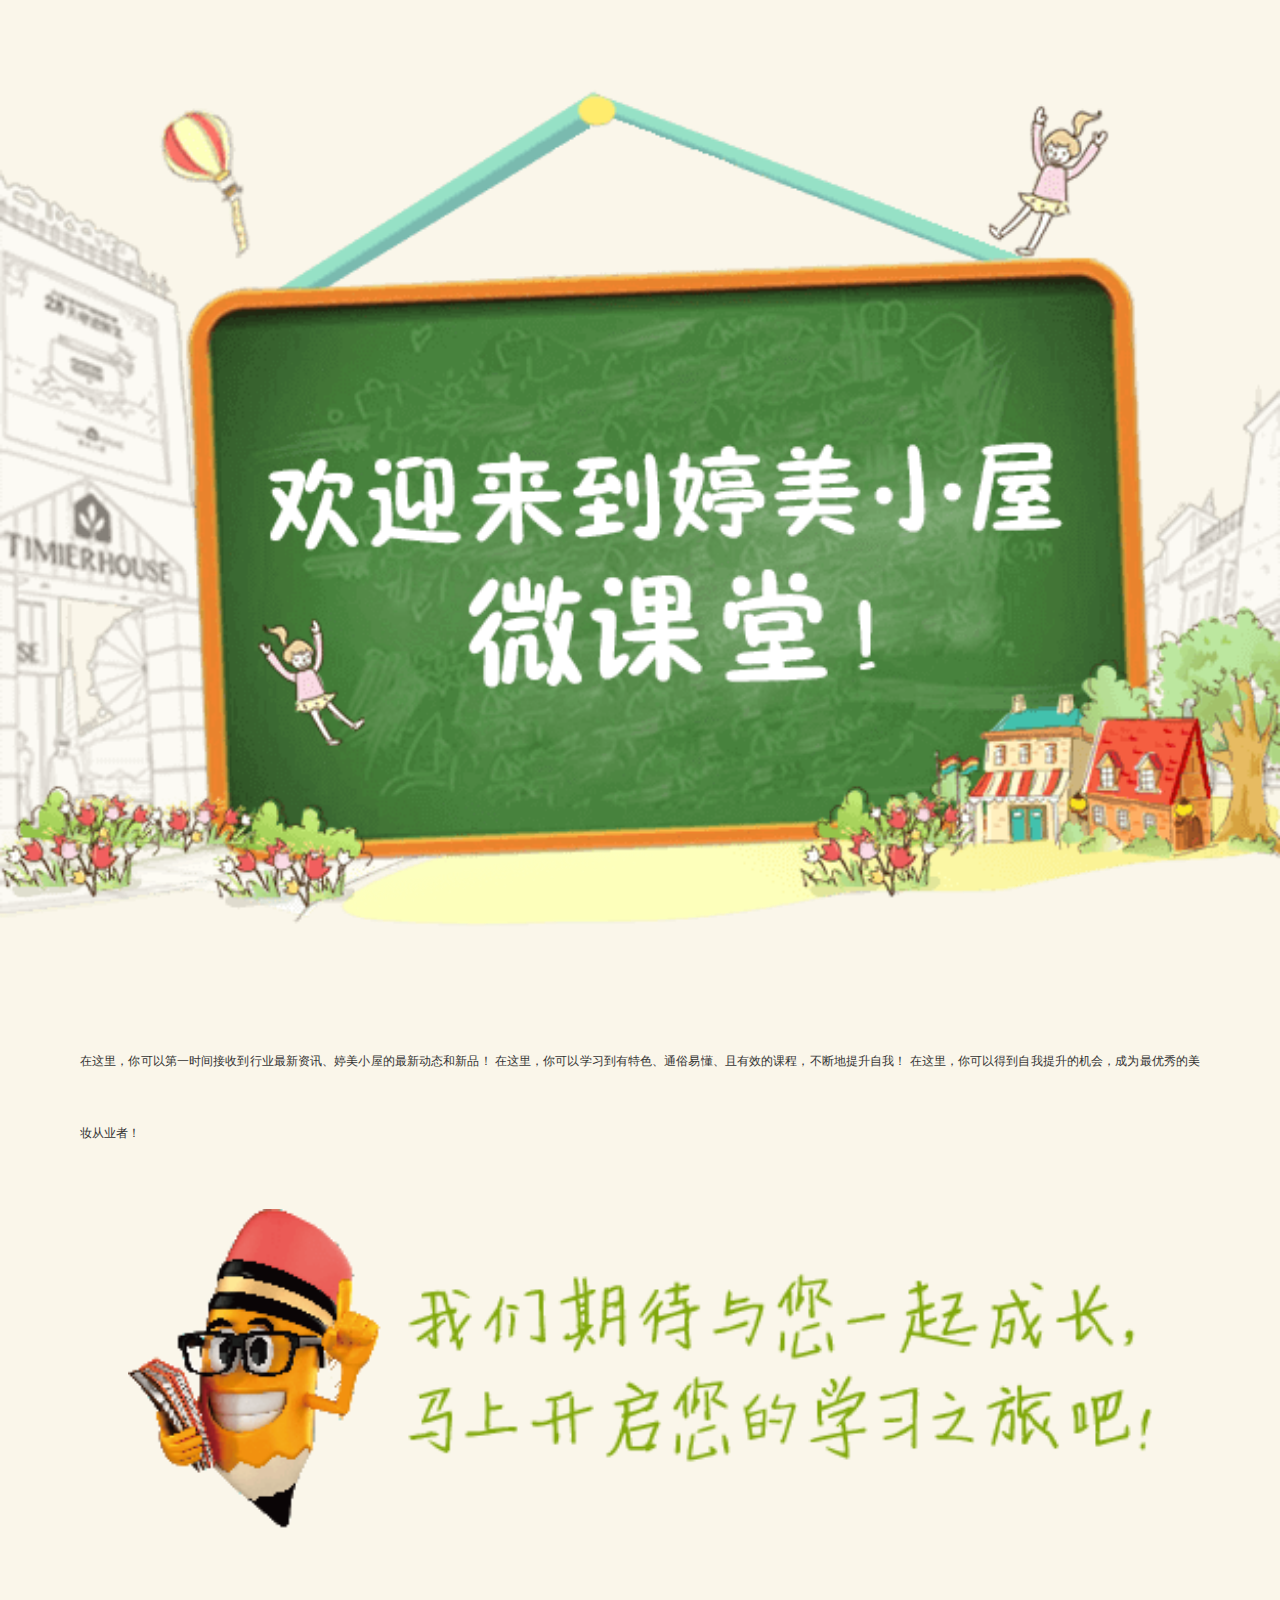
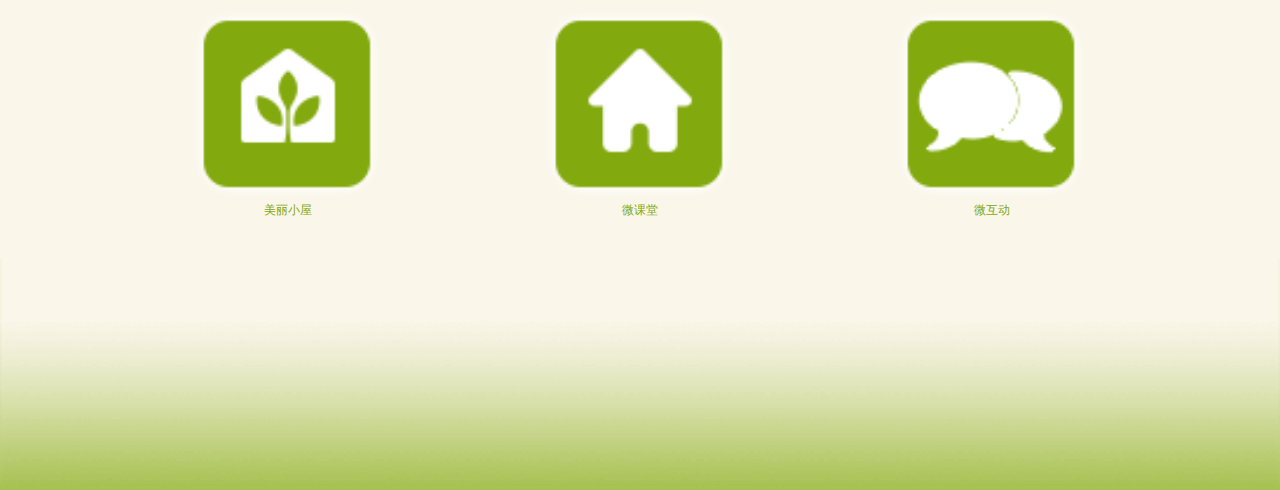
<file: index.html>
<!doctype html>
<html lang="en">
<head>
   <meta charset="UTF-8"><meta http-equiv="Content-Type" content="text/html; charset=utf-8" />
    <meta name="viewport" content="width=device-width, minimum-scale=1.0, maximum-scale=1.0, user-scalable=no" />
    <meta content="yes" name="apple-mobile-web-app-capable" />
    <meta content="black" name="apple-mobile-web-app-status-bar-style" />
    <meta name="format-detection" content="telephone=no" />
     <title>微课堂</title>
     <link rel="stylesheet" type="text/css" href="css/style.css">
     <script type="text/javascript" src="js/scripts.js"></script>
 </head>
 <body>
    <div class="title">
    	<img src="images/title.png">
    </div>
    <p class="content">在这里，你可以第一时间接收到行业最新资讯、婷美小屋的最新动态和新品！
在这里，你可以学习到有特色、通俗易懂、且有效的课程，不断地提升自我！
在这里，你可以得到自我提升的机会，成为最优秀的美妆从业者！</p>

	<img class="ren" src="images/ren.png">

	<div class="btn-link">
		<a href="#" >	
			<img src="images/btn1.png" alt="美丽小屋">
			<p>美丽小屋</p>
		</a>
		<a href="#" >	
			<img src="images/btn2.png" alt="微课堂">
			<p>微课堂</p>
		</a>
		<a href="#" >	
			<img src="images/btn3.png" alt="微互动">
			<p>微互动</p>
		</a>
	</div>
	<img src="images/bottom.png"  class="bottom">
 </body>
 </html>
</file>
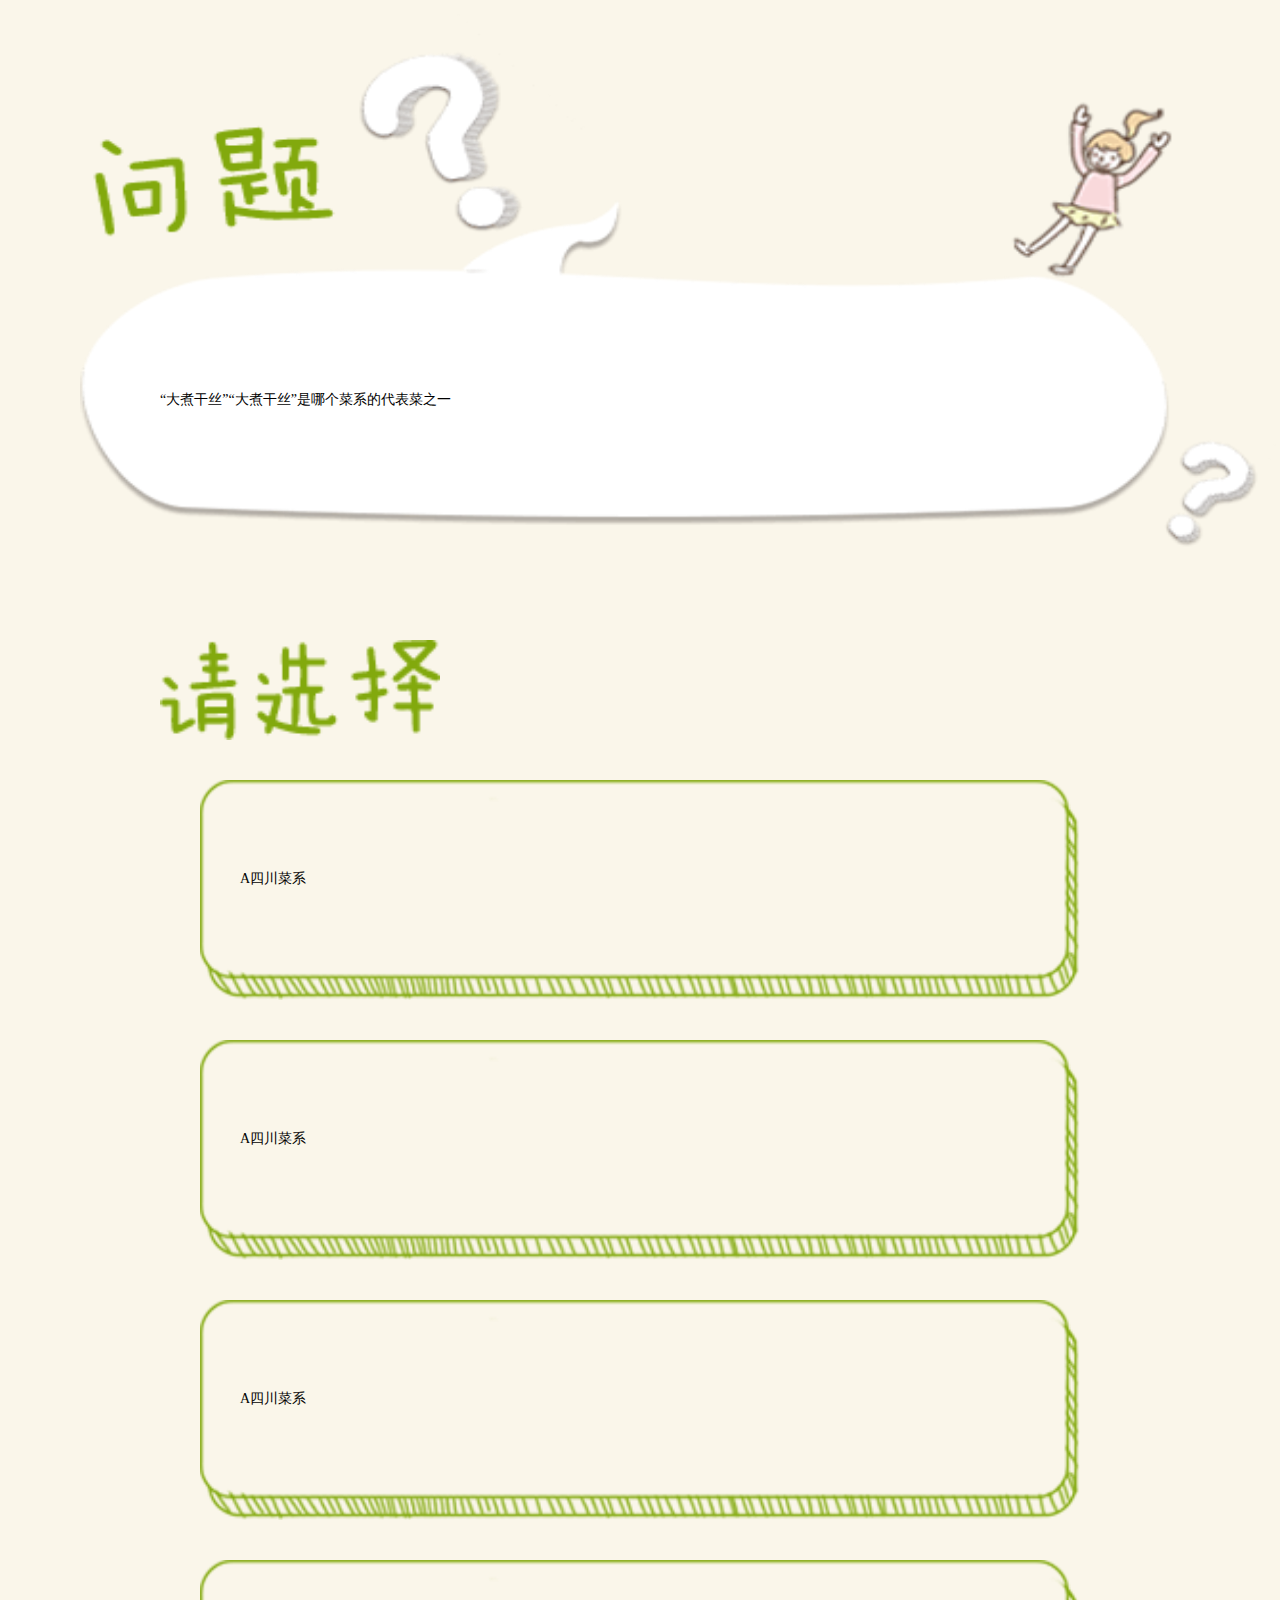
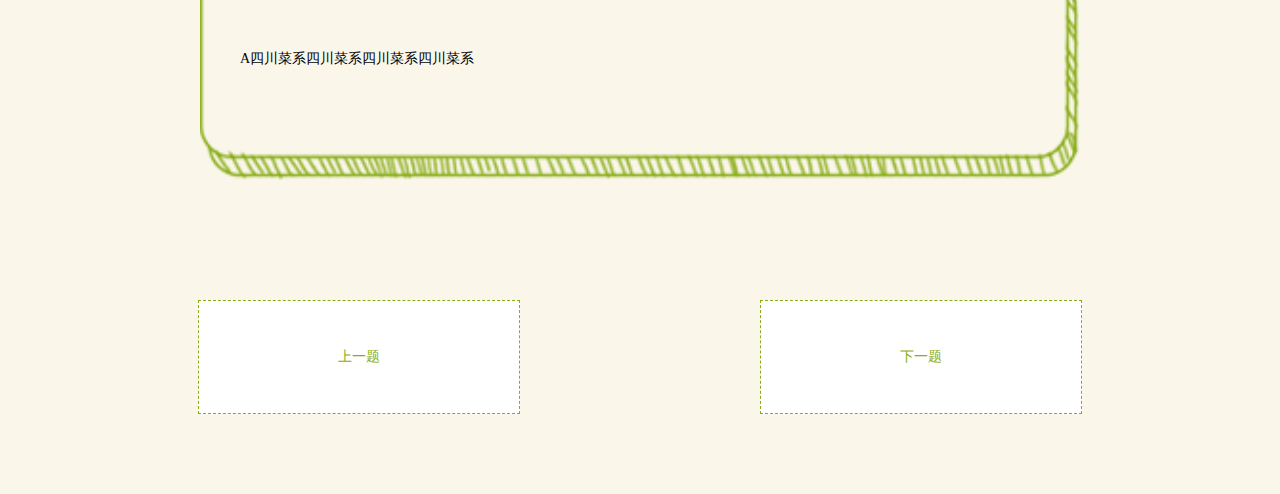
<file: exam.html>
<!doctype html>
<html lang="en">
<head>
   <meta charset="UTF-8"><meta http-equiv="Content-Type" content="text/html; charset=utf-8" />
    <meta name="viewport" content="width=device-width, minimum-scale=1.0, maximum-scale=1.0, user-scalable=no" />
    <meta content="yes" name="apple-mobile-web-app-capable" />
    <meta content="black" name="apple-mobile-web-app-status-bar-style" />
    <meta name="format-detection" content="telephone=no" />
     <title>每日一测</title>
     <link rel="stylesheet" type="text/css" href="css/style.css">
     <script type="text/javascript" src="js/scripts.js"></script>
 </head>
 <body>
     <div class="ask">
          <p>“大煮干丝”“大煮干丝”是哪个菜系的代表菜之一</p>
     </div>

     <img class="selectTitle" src="images/select.png">
     <ul class="select-list">
     	<li>
     		<span>A四川菜系</span>
     	</li>
     	<li>
     		<span>A四川菜系</span>
     	</li>
     	<li>
     		<span>A四川菜系</span>
     	</li>
     	<li>
     		<span>A四川菜系四川菜系四川菜系四川菜系</span>
     	</li>
     </ul>

     <div class="page">
          <a href="#">上一题</a>
          <a href="#">下一题</a>
    </div>     
 </body>
 </html>
</file>
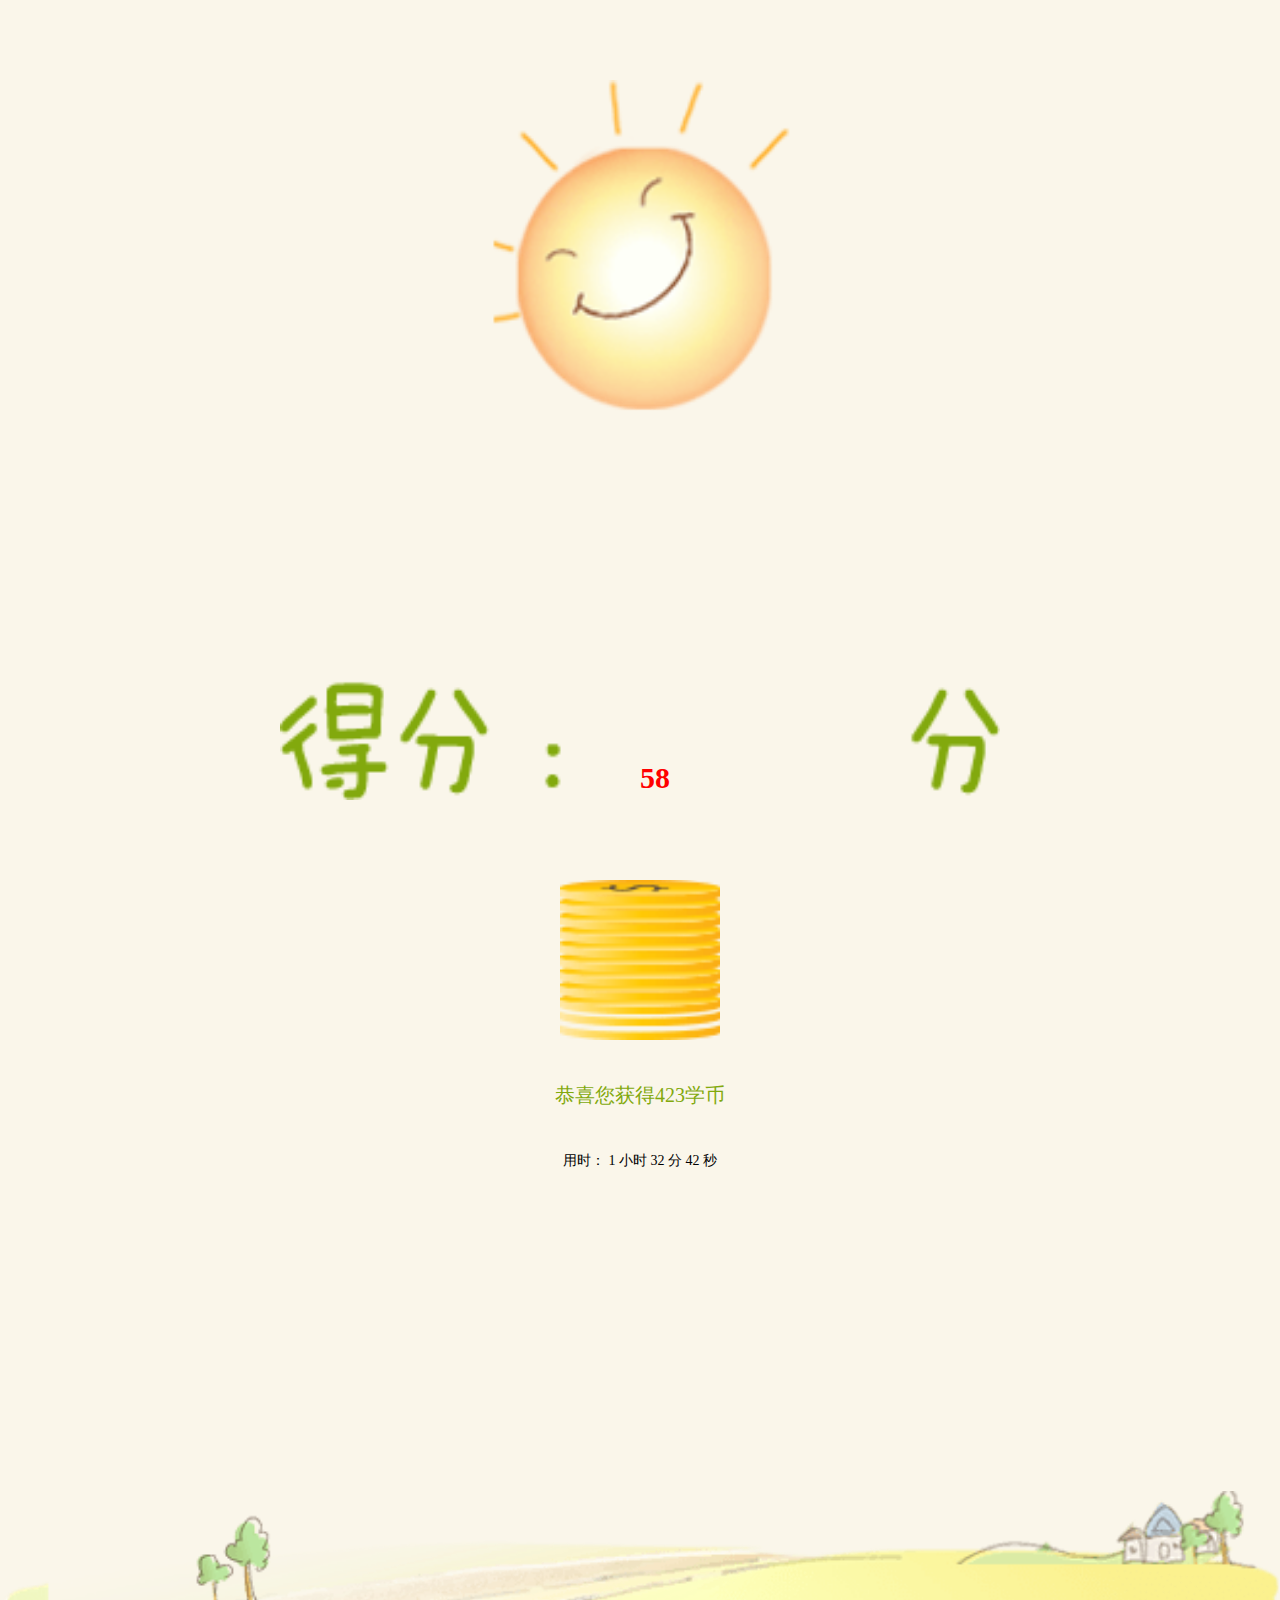
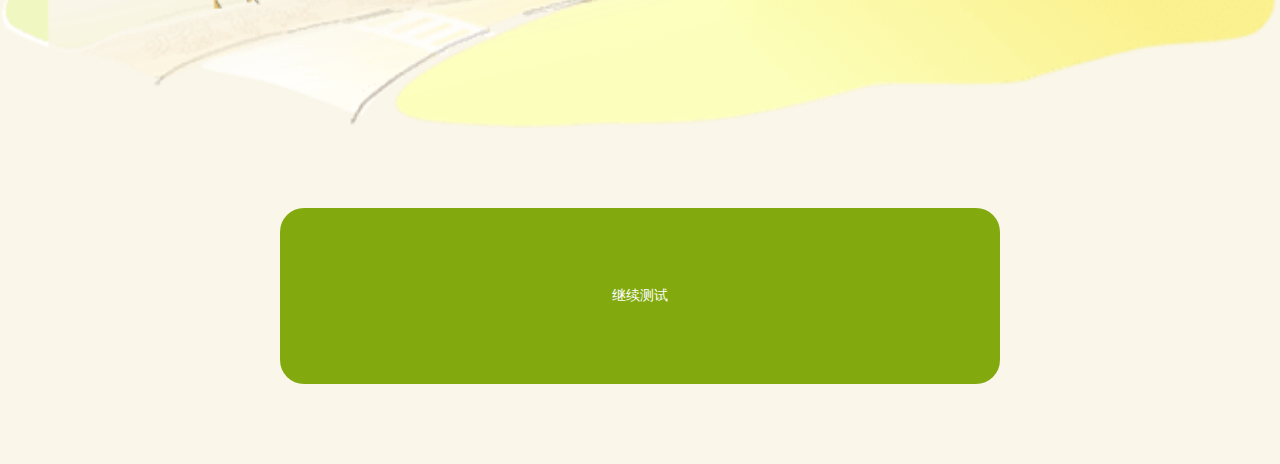
<file: exam_result.html>
<!doctype html>
<html lang="en">
<head>
   <meta charset="UTF-8"><meta http-equiv="Content-Type" content="text/html; charset=utf-8" />
    <meta name="viewport" content="width=device-width, minimum-scale=1.0, maximum-scale=1.0, user-scalable=no" />
    <meta content="yes" name="apple-mobile-web-app-capable" />
    <meta content="black" name="apple-mobile-web-app-status-bar-style" />
    <meta name="format-detection" content="telephone=no" />
     <title>测试结果</title>
     <link rel="stylesheet" type="text/css" href="css/style.css">
     <script type="text/javascript" src="js/scripts.js"></script>
 </head>
 <body>
    <div class="exam-result">
         <div class="title-2">
             <p>58</p>
         </div>
     
         <img class="coin-img" src="images/coin.png">
         <p class="score">恭喜您获得<span>423</span>学币</p>
         <div class="time">
             用时：
             <span>1</span>
             小时
             <span>32</span>
             分
             <span>42</span>
             秒
         </div>
     </div>

     <img src="images/layer-bottom.png" alt="">
     <a class="btn btn-a" href="exam.html">继续测试</a>
     
 </body>
 </html>
</file>
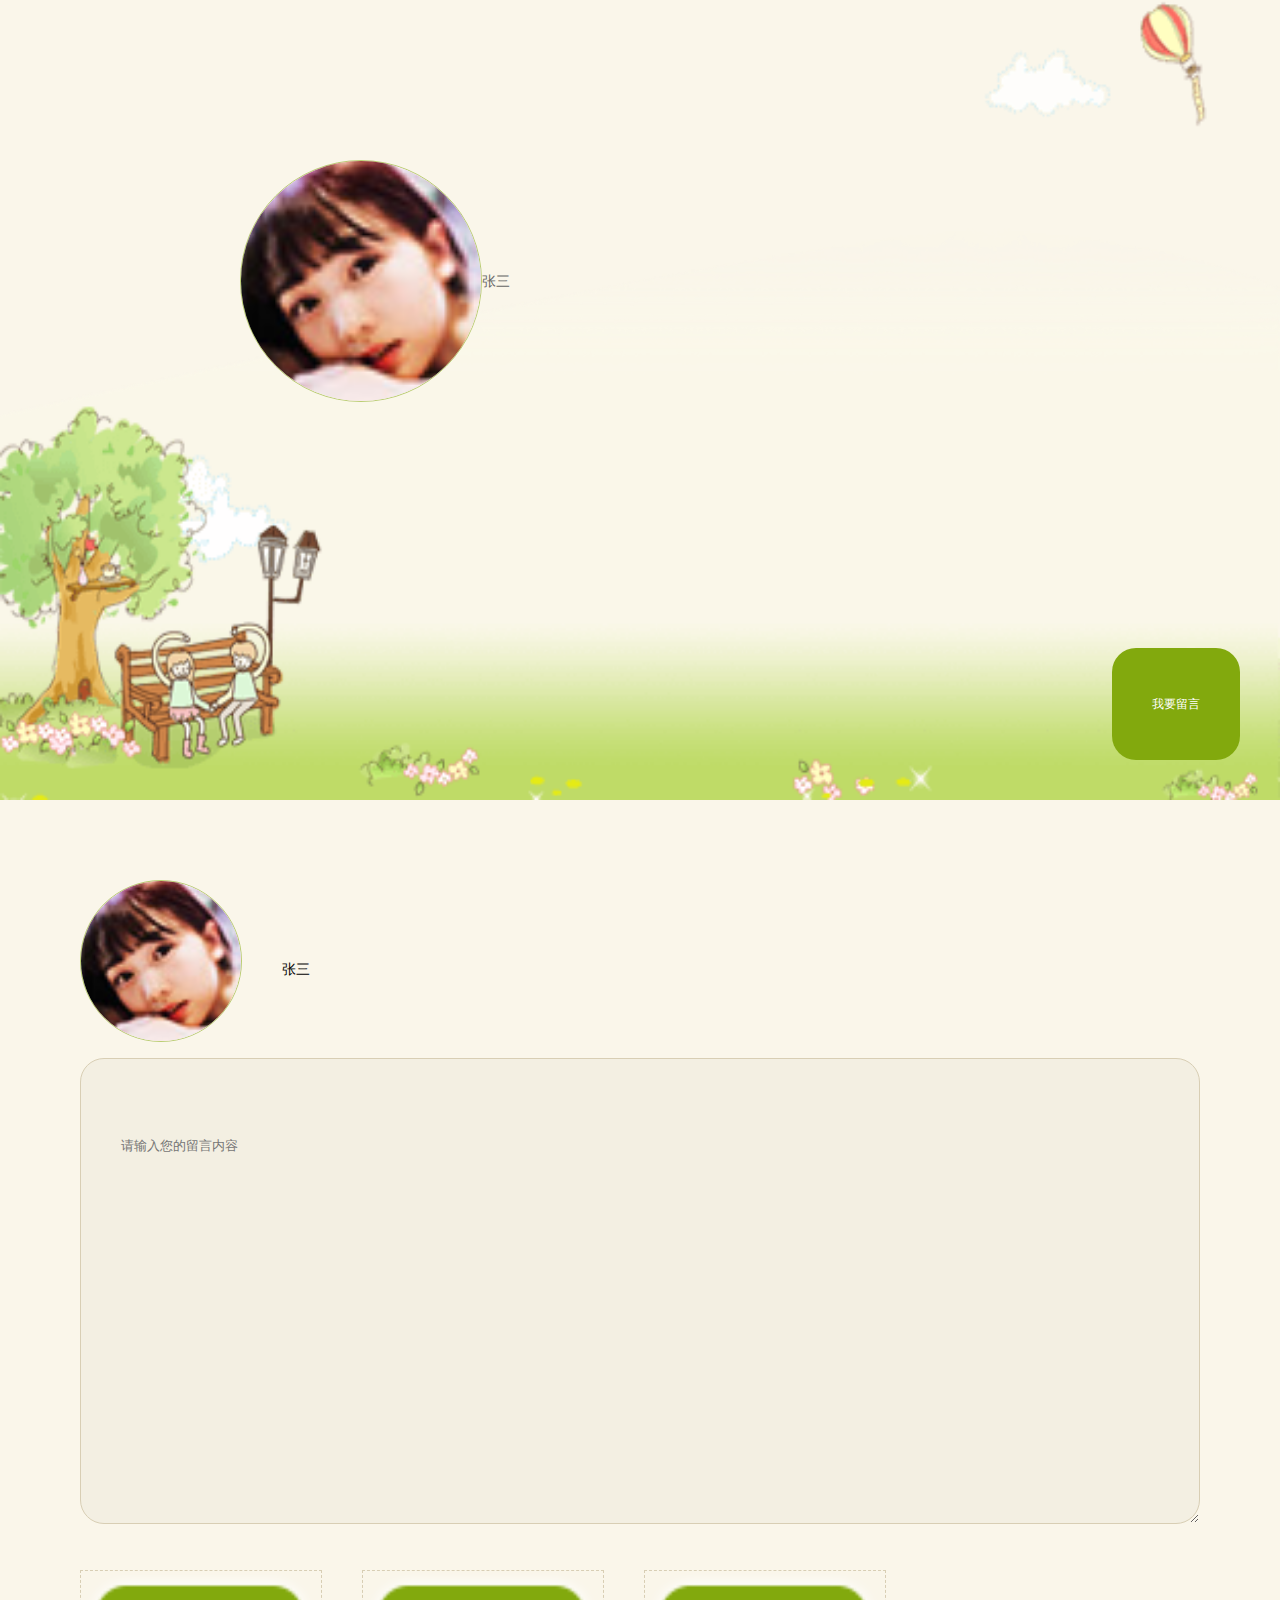
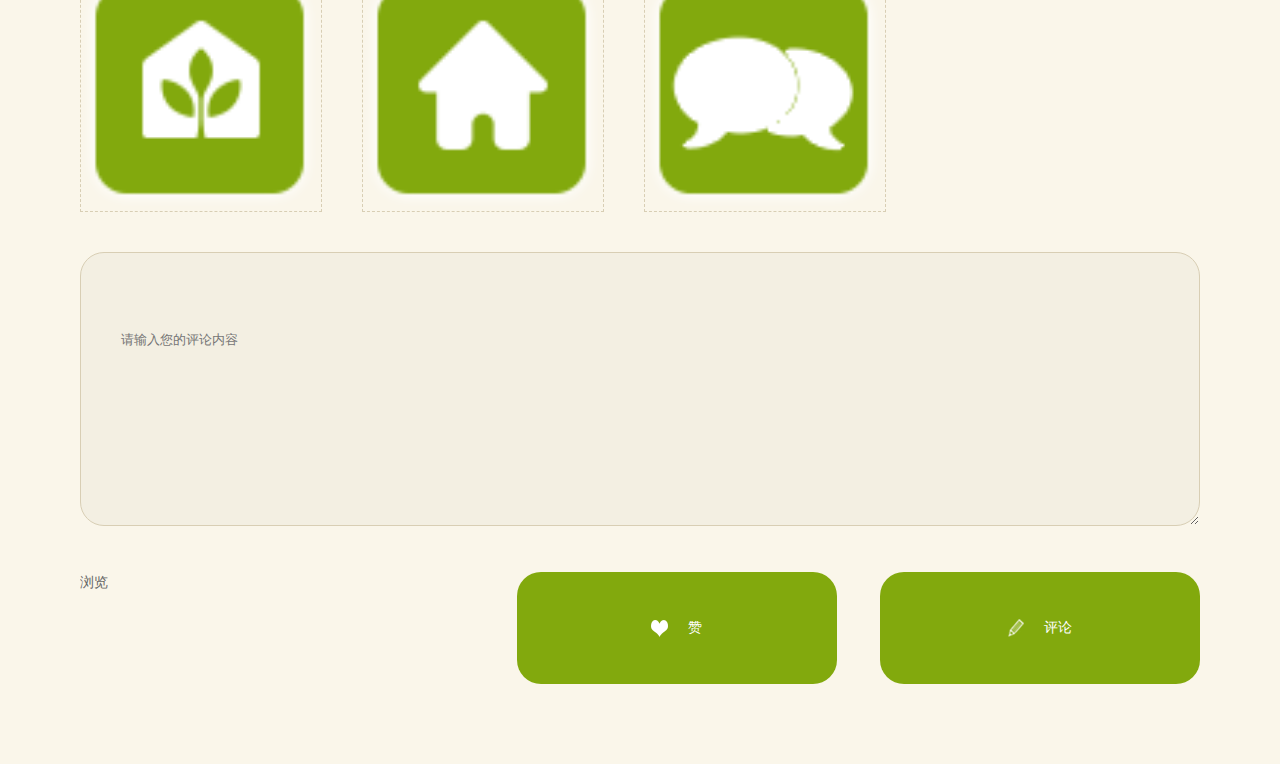
<file: message.html>
<!doctype html>
<html lang="en">
<head>
   <meta charset="UTF-8"><meta http-equiv="Content-Type" content="text/html; charset=utf-8" />
    <meta name="viewport" content="width=device-width, minimum-scale=1.0, maximum-scale=1.0, user-scalable=no" />
    <meta content="yes" name="apple-mobile-web-app-capable" />
    <meta content="black" name="apple-mobile-web-app-status-bar-style" />
    <meta name="format-detection" content="telephone=no" />
     <title>我要留言</title>
     <link rel="stylesheet" type="text/css" href="css/style.css">
     <script type="text/javascript" src="js/zepto.min.js"></script>
     <script type="text/javascript" src="js/scripts.js"></script>
 </head>
 <body>
     <div class="sign-info">
     	<div class="user-2 user">
     		<img src="images/portrait.jpg">
     		<span>张三</span>
     	</div>
     	
     	<a class="signIn btn" href="#">我要留言</a>
     </div>	

     <div class="banner">
          <div class="leave-Msg">
               <div class="user-2 user">
                    <img class="mini-img" src="images/portrait.jpg">
                    <span>张三</span>
               </div>
               <textarea rows="4" placeholder="请输入您的留言内容"></textarea>
          </div>
          <ul class="Msg-pic">
               <li>
                    <img src="images/btn1.png">
               </li>
               <li>
                    <img src="images/btn2.png">
               </li>
               <li>
                    <img src="images/btn3.png">
               </li>
          </ul>
          <div class="leave-Msg">
               <textarea rows="2" placeholder="请输入您的评论内容"></textarea>
          </div>

          <div class="Msg-bottom">
               <div class="left">
                    <a href="#">浏览</a>
               </div>
               <div class="right">
                    <a class="btn btn-collect">
                         <i class="icon icon-heart"></i>
                         <span>赞</span>
                    </a>
                    <a class="btn">
                         <i class="icon icon-sign"></i>
                         <span>评论</span>
                    </a>
               </div>
          </div>
     </div>
     <script type="text/javascript">
     $('.btn-collect').click(function(){
          $(this).find('i').toggleClass('icon-heart-red');
     })
     </script>
  
 </body>
 </html>
</file>
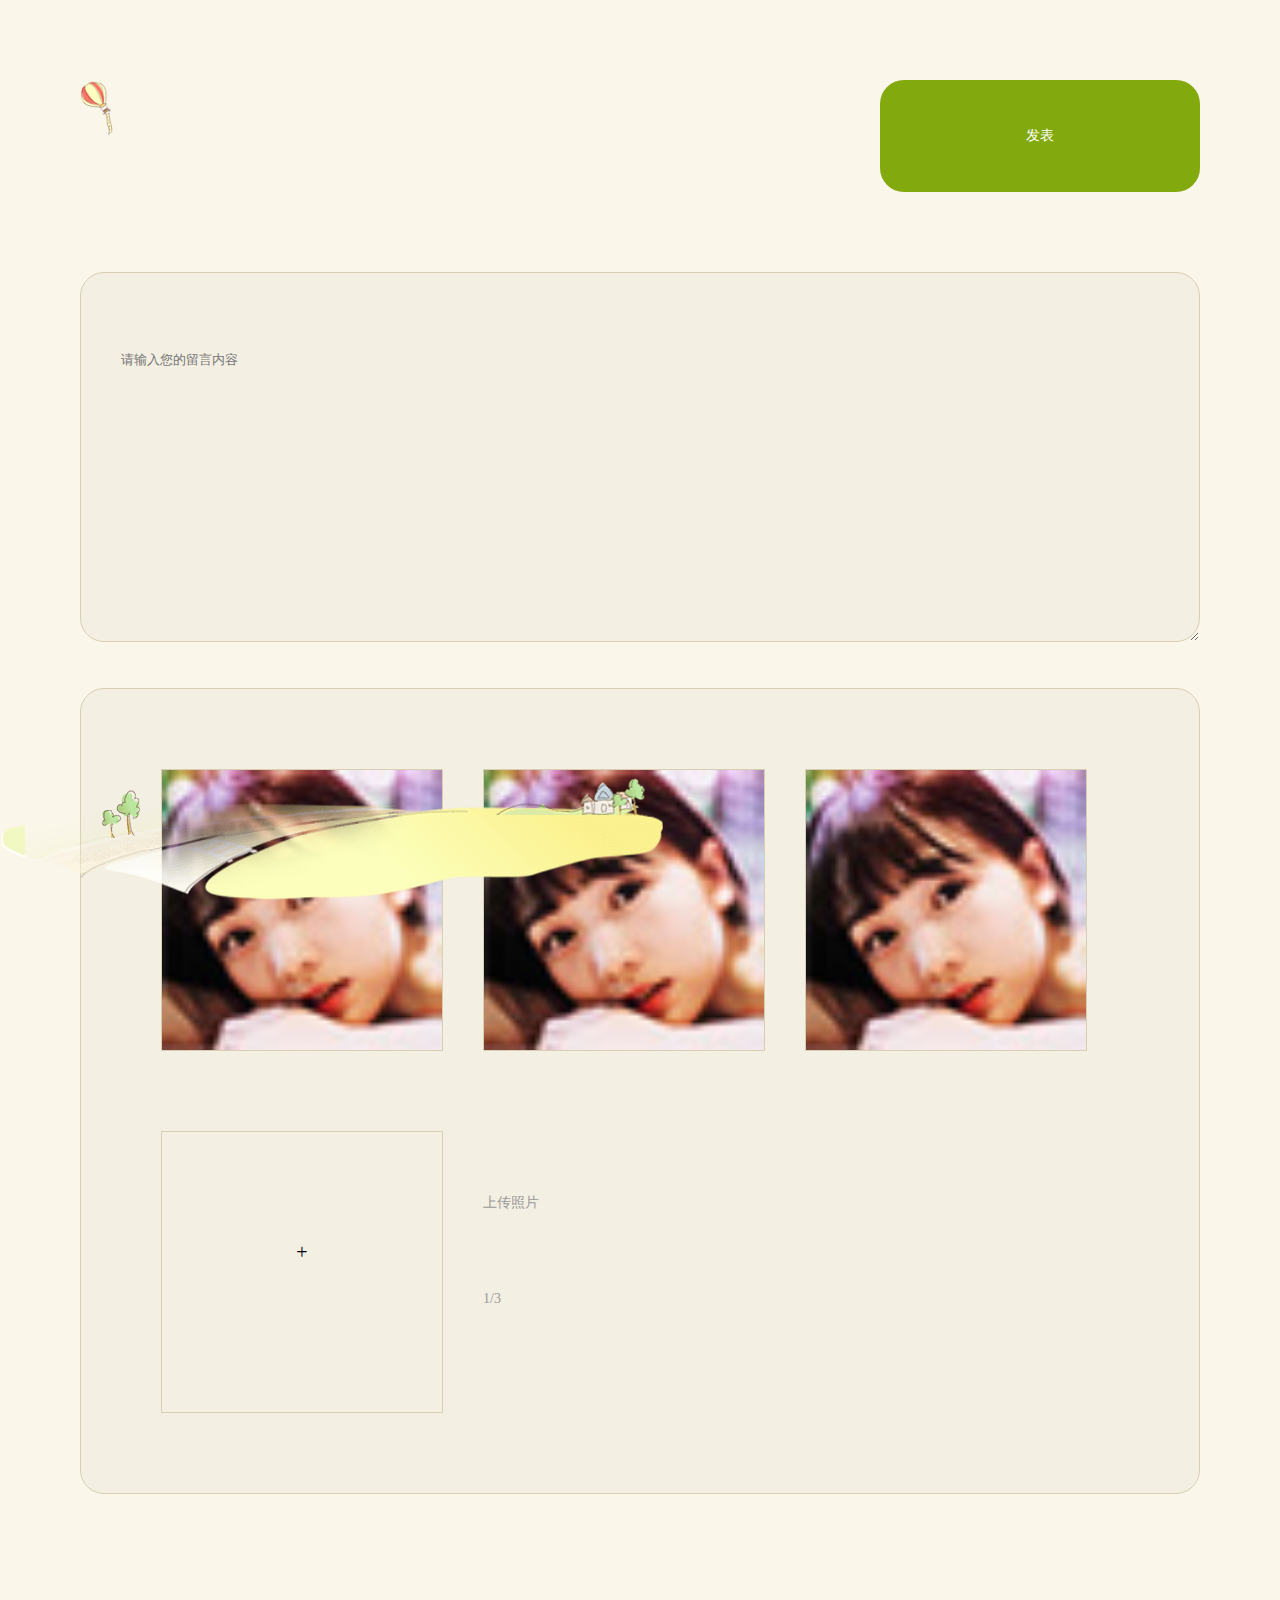
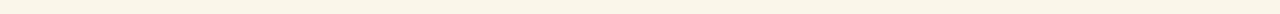
<file: message2.html>
<!doctype html>
<html lang="en">
<head>
   <meta charset="UTF-8"><meta http-equiv="Content-Type" content="text/html; charset=utf-8" />
    <meta name="viewport" content="width=device-width, minimum-scale=1.0, maximum-scale=1.0, user-scalable=no" />
    <meta content="yes" name="apple-mobile-web-app-capable" />
    <meta content="black" name="apple-mobile-web-app-status-bar-style" />
    <meta name="format-detection" content="telephone=no" />
     <title>我要留言</title>
     <link rel="stylesheet" type="text/css" href="css/style.css">
     <script type="text/javascript" src="js/zepto.min.js"></script>
     <script type="text/javascript" src="js/scripts.js"></script>
 </head>
 <body>
          
     <div class="banner">
          <div class="message-top">
               <div class="left">
                    <img src="images/ball.png" >
               </div>
               <div class="right">
                    <div class="btn">发表</div>
               </div>
          </div>

          <div class="leave-Msg">
               <textarea rows="3" placeholder="请输入您的留言内容"></textarea>
          </div>
         <div class="upload-img">
            
               <img src="images/portrait.jpg" alt="">
         
               <img src="images/portrait.jpg" alt="">
         
               <img src="images/portrait.jpg" alt="">

               <div class="upload">
                    <input type="file">+
               </div>

              <div class="upload-text">
                   <p>上传照片</p>
                   <p>1/3</p>
              </div>
         </div>

     </div>

     <div class="footer">
       <img src="images/layer-bottom.png" alt="">
     </div>
    
 </body>
 </html>
</file>
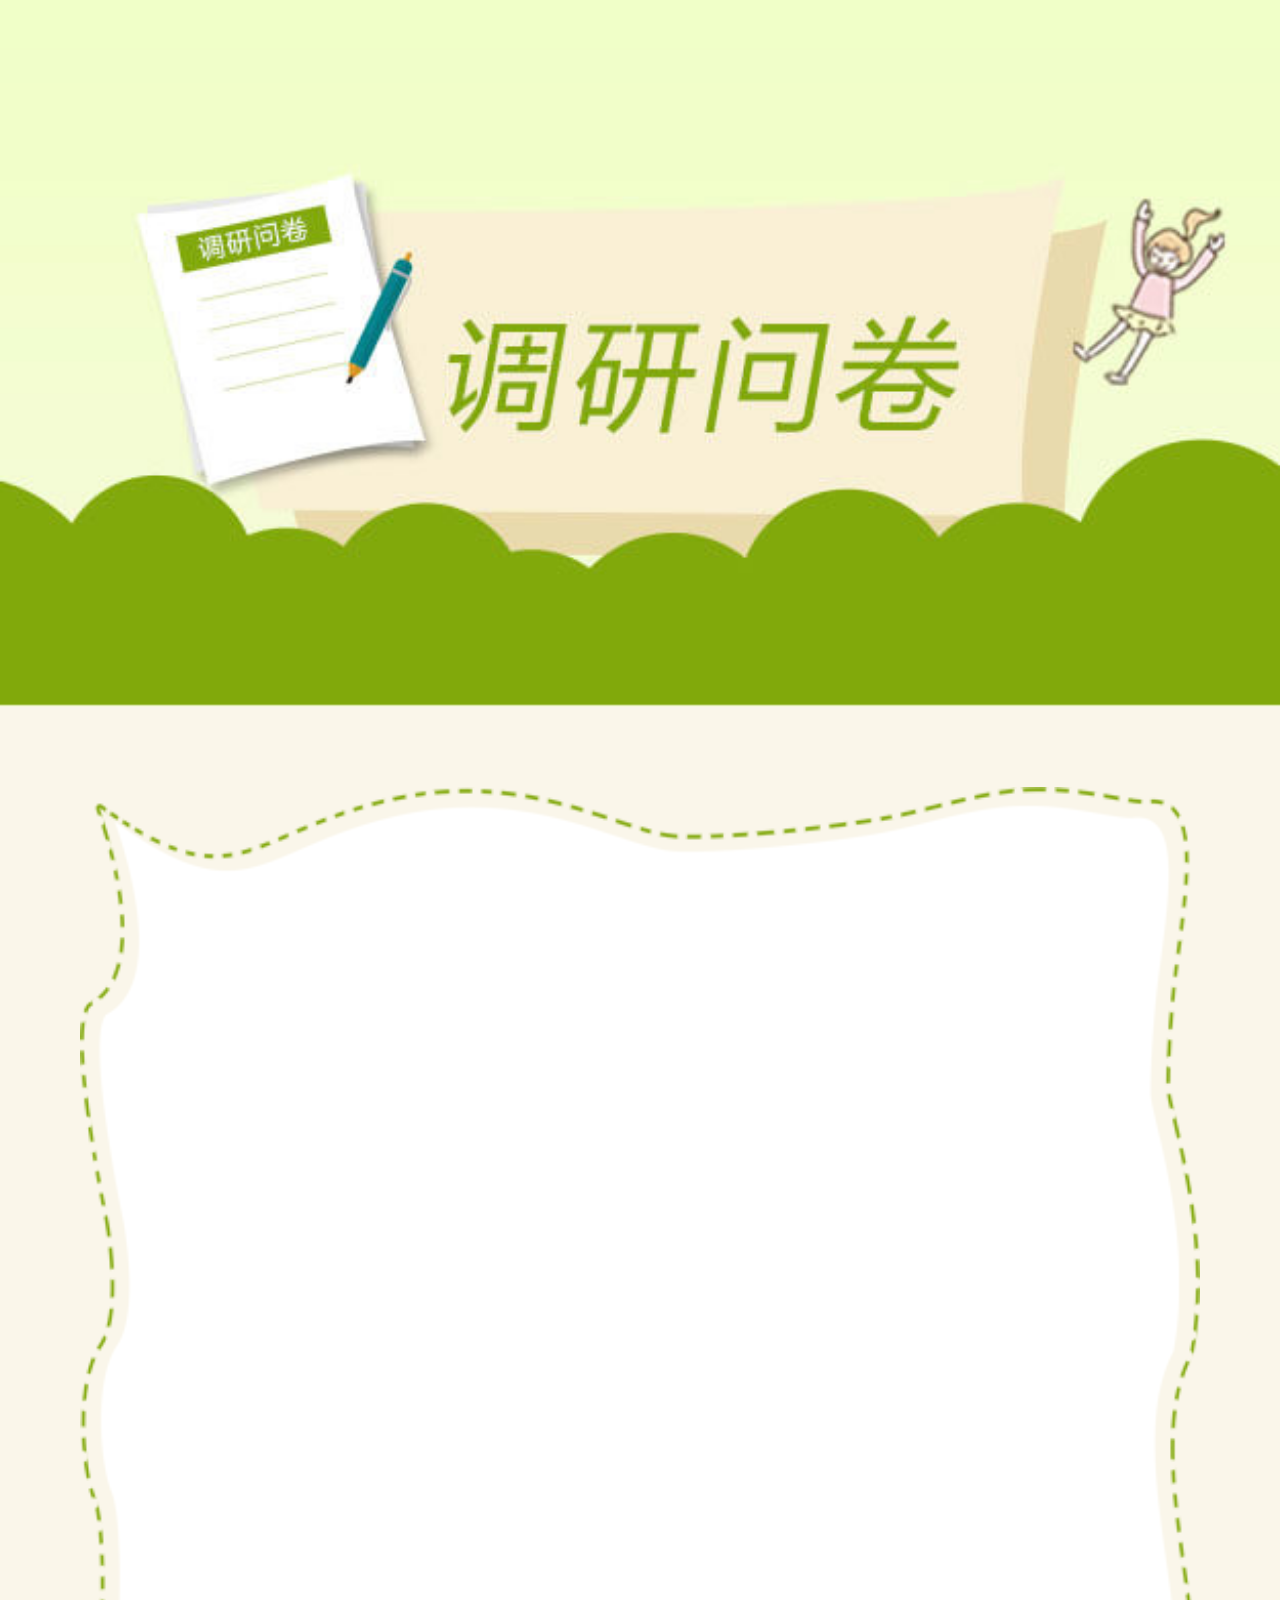
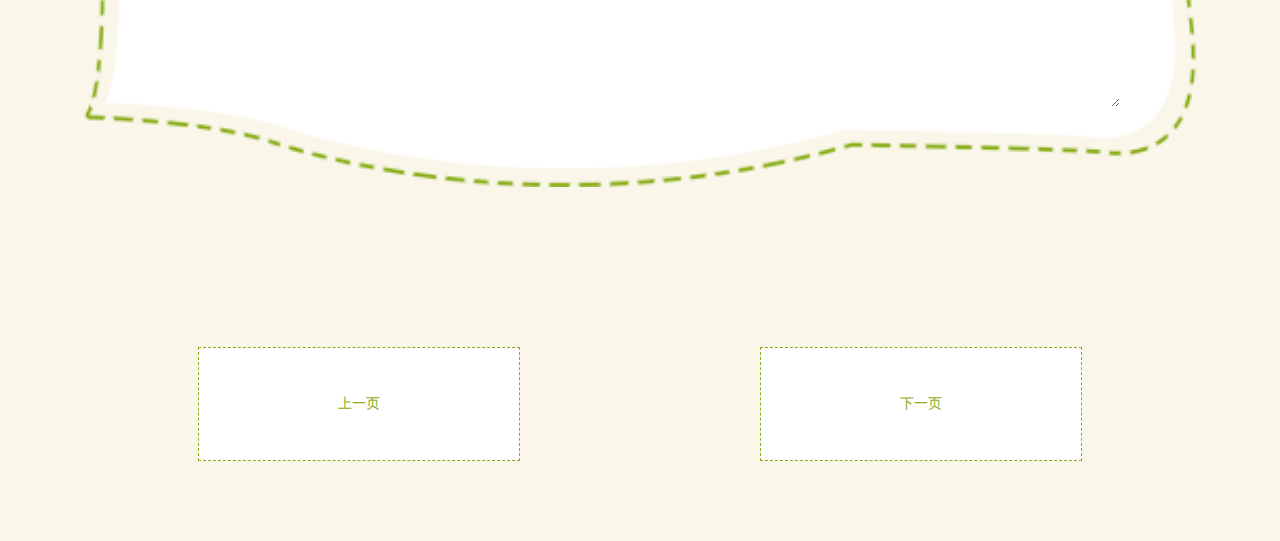
<file: question.html>
<!doctype html>
<html lang="en">
<head>
   <meta charset="UTF-8"><meta http-equiv="Content-Type" content="text/html; charset=utf-8" />
    <meta name="viewport" content="width=device-width, minimum-scale=1.0, maximum-scale=1.0, user-scalable=no" />
    <meta content="yes" name="apple-mobile-web-app-capable" />
    <meta content="black" name="apple-mobile-web-app-status-bar-style" />
    <meta name="format-detection" content="telephone=no" />
     <title>问卷调查</title>
     <link rel="stylesheet" type="text/css" href="css/style.css">
     <script type="text/javascript" src="js/scripts.js"></script>
 </head>
 <body>
     <div class="title">
    	<img src="images/question_title.jpg">
    </div>

    <div class="question">
    	<textarea placeholder="请输入问题">
    		
    	</textarea>
    </div>	

    <div class="page">
    	<a href="#">上一页</a>
    	<a href="#">下一页</a>
    </div>	
 </body>
 </html>
</file>
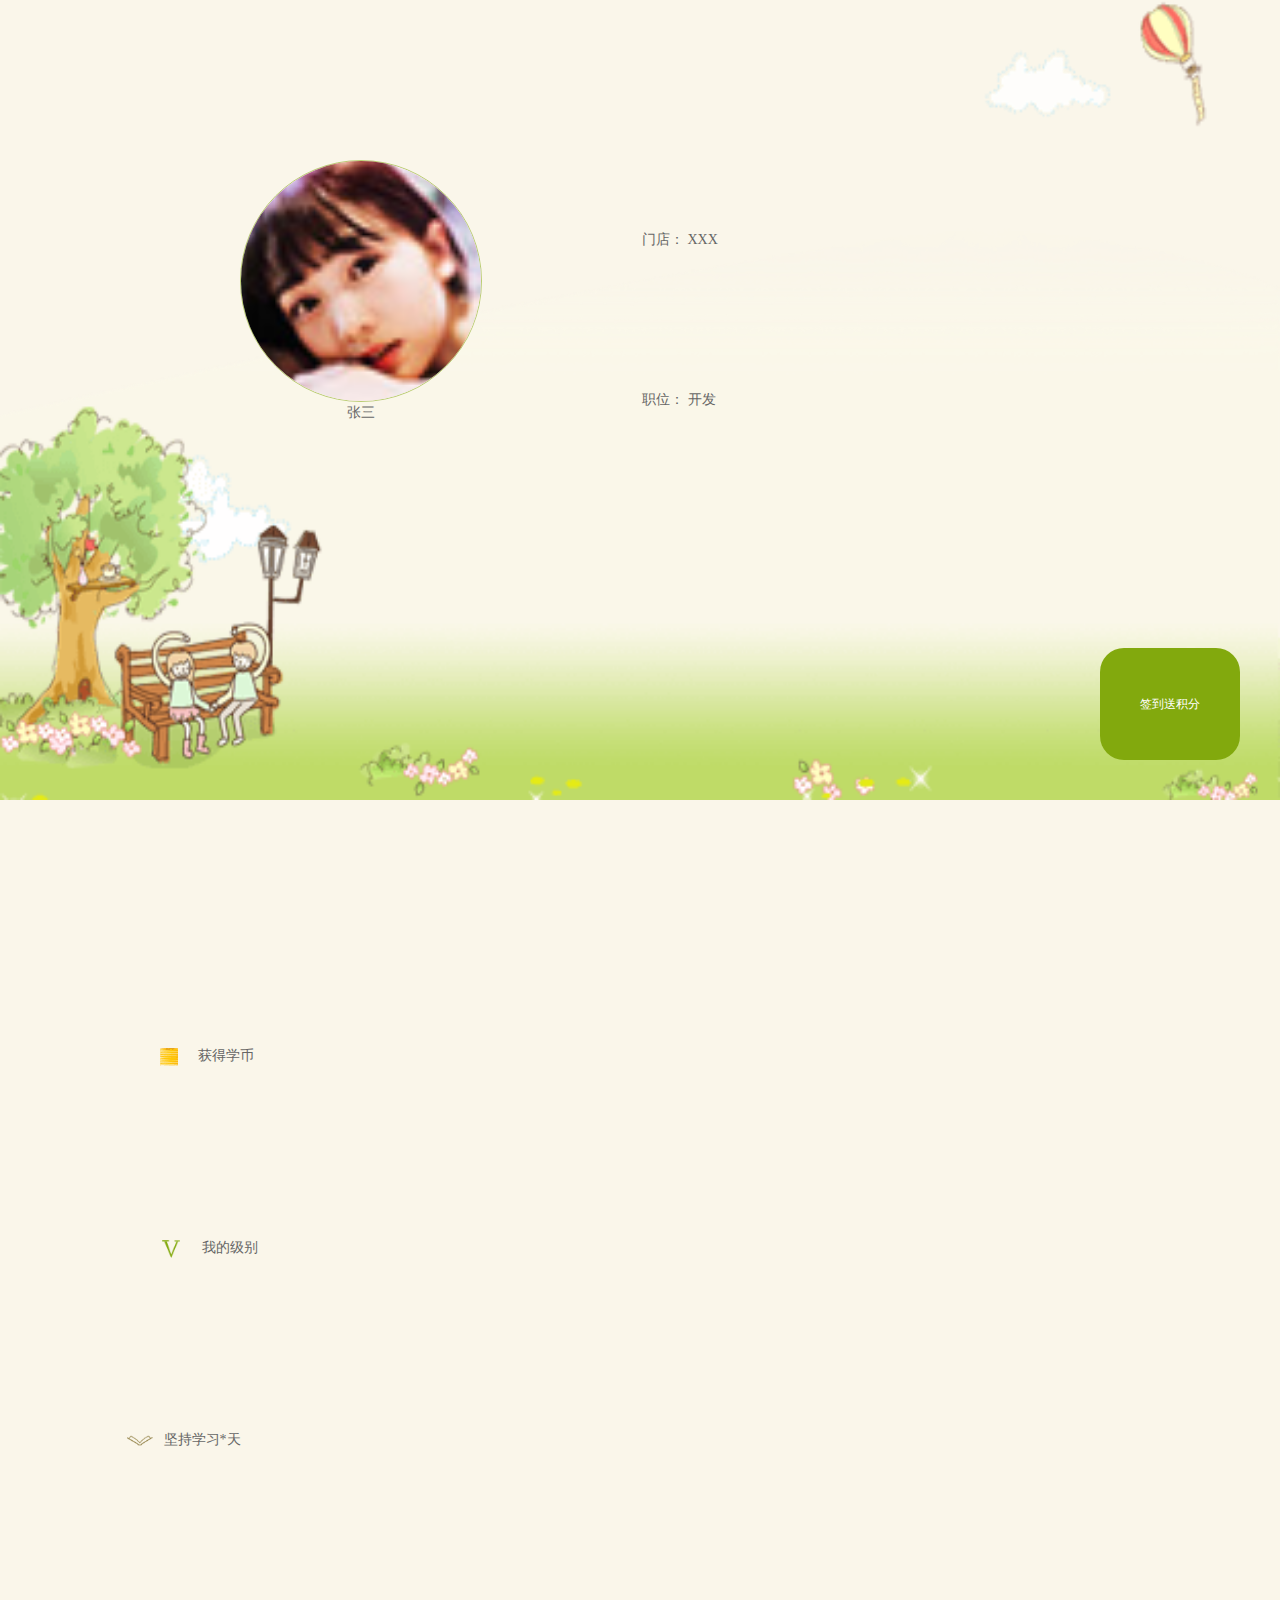
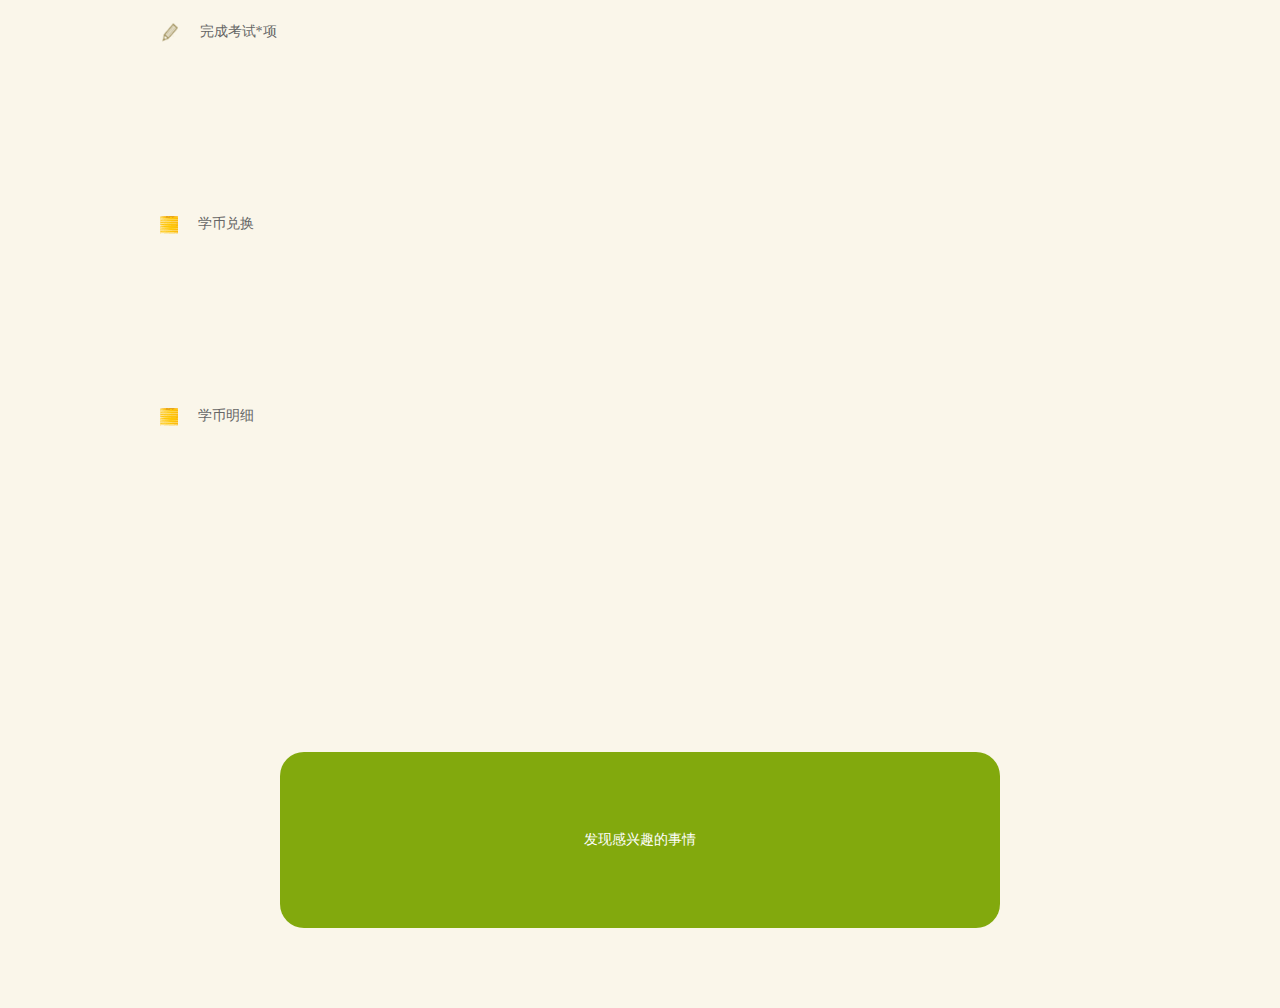
<file: sign_in.html>
<!doctype html>
<html lang="en">
<head>
   <meta charset="UTF-8"><meta http-equiv="Content-Type" content="text/html; charset=utf-8" />
    <meta name="viewport" content="width=device-width, minimum-scale=1.0, maximum-scale=1.0, user-scalable=no" />
    <meta content="yes" name="apple-mobile-web-app-capable" />
    <meta content="black" name="apple-mobile-web-app-status-bar-style" />
    <meta name="format-detection" content="telephone=no" />
     <title>每日签到</title>
     <link rel="stylesheet" type="text/css" href="css/style.css">
     <script type="text/javascript" src="js/scripts.js"></script>
 </head>
 <body>
     <div class="sign-info">
     	<div class="user">
     		<img src="images/portrait.jpg">
     		<p>张三</p>
     	</div>
     	<div class="user-info">
     		<p>
     			<span>门店：</span>
     			<span>XXX</span>
     		</p>
     		<p>
     			<span>职位：</span>
     			<span>开发</span>
     		</p>
     	</div>	
     	<a class="signIn btn" href="#">签到送积分</a>
     </div>	

     <ul class="sign-list">
     	<li>
     		<a href="#">
     			<i class="icon"></i>
     			<span>获得学币</span>
     		</a>
     	</li>
     	<li>
     		<a href="#">
     			<i class="icon icon-vip"></i>
     			<span>我的级别</span>
     		</a>
     	</li>
     	<li>
     		<a href="#">
     			<i class="icon icon-learn"></i>
     			<span>坚持学习*天</span>
     		</a>
     	</li>
     	<li>
     		<a href="#">
     			<i class="icon icon-exam"></i>
     			<span>完成考试*项</span>
     		</a>
     	</li>
     	<li>
     		<a href="#">
     			<i class="icon"></i>
     			<span>学币兑换</span>
     		</a>
     	</li>
     	<li>
     		<a href="#">
     			<i class="icon"></i>
     			<span>学币明细</span>
     		</a>
     	</li>
     </ul>

     <a class="btn btn-a">发现感兴趣的事情</a>
 </body>
 </html>
</file>
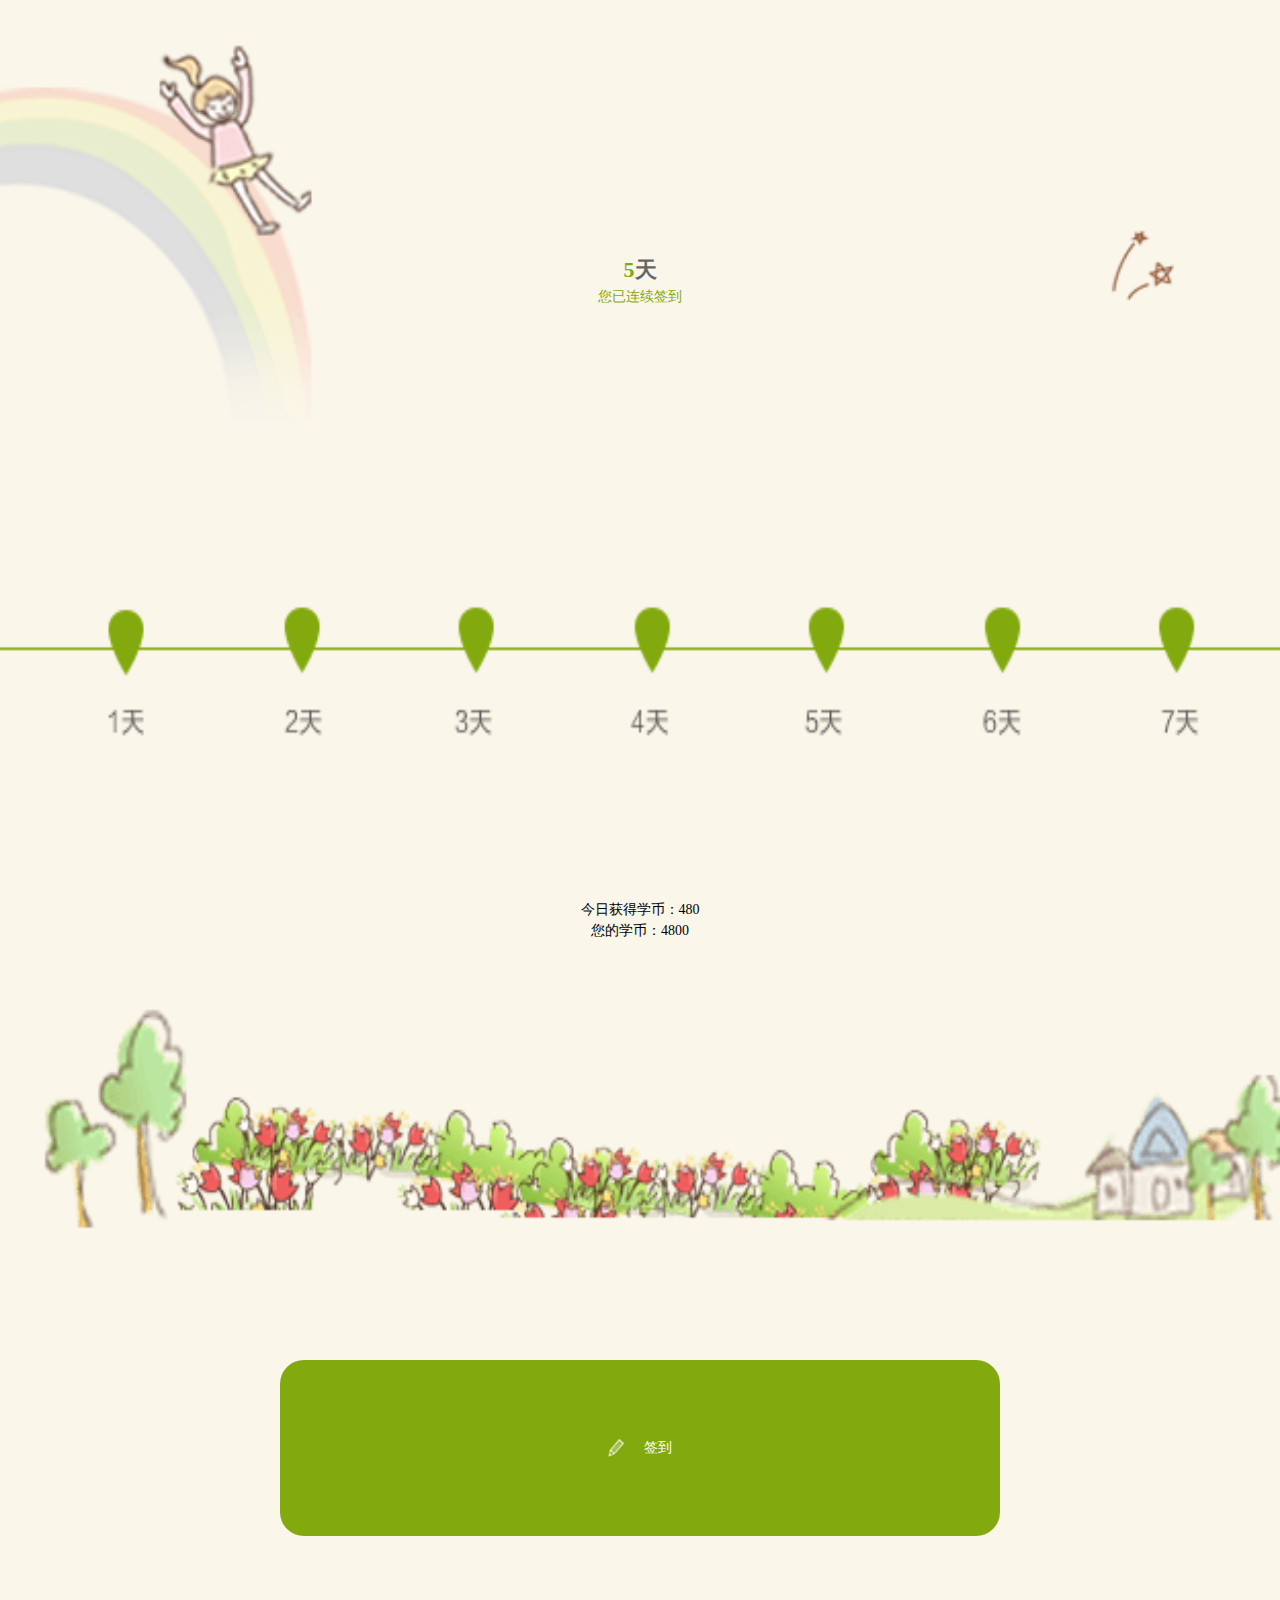
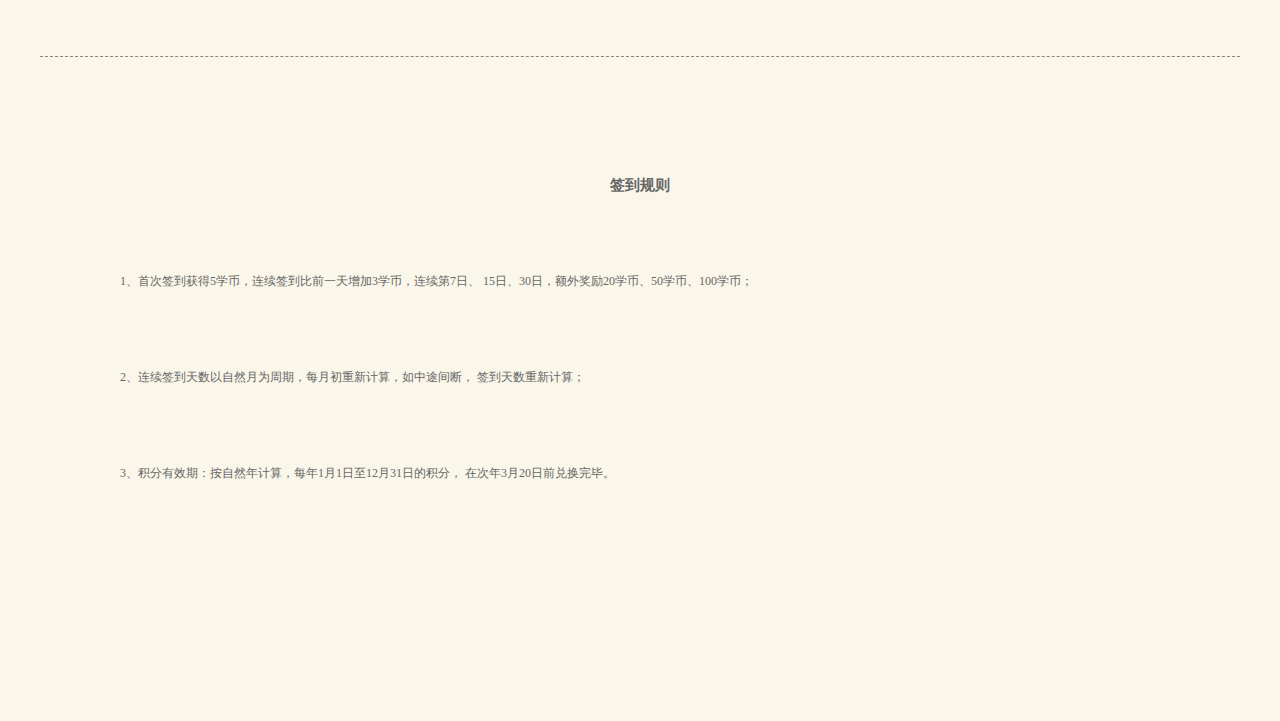
<file: sign_in2.html>
<!doctype html>
<html lang="en">
<head>
   <meta charset="UTF-8"><meta http-equiv="Content-Type" content="text/html; charset=utf-8" />
    <meta name="viewport" content="width=device-width, minimum-scale=1.0, maximum-scale=1.0, user-scalable=no" />
    <meta content="yes" name="apple-mobile-web-app-capable" />
    <meta content="black" name="apple-mobile-web-app-status-bar-style" />
    <meta name="format-detection" content="telephone=no" />
     <title>每日签到</title>
     <link rel="stylesheet" type="text/css" href="css/style.css">
     <script type="text/javascript" src="js/zepto.min.js"></script>
     <script type="text/javascript" src="js/scripts.js"></script>
 </head>
 <body>
    
    <div class="sign-top">
         <h2><span>5</span>天</h2>
         <p>您已连续签到</p>
    </div>
    <div class="sign-center">
         <p>今日获得学币：<span>480</span></p>
         <p>您的学币：<span>4800</span></p>
    </div>
     <a id="sign" class="btn btn-a">
          <i class="icon icon-sign"></i>
          <span>签到</span>
     </a>

     <div class="sign-rule">
          <h2>签到规则</h2>
          <div class="rule-content">
               <p>1、首次签到获得5学币，连续签到比前一天增加3学币，连续第7日、
      15日、30日，额外奖励20学币、50学币、100学币；</p>
      <p>2、连续签到天数以自然月为周期，每月初重新计算，如中途间断，
      签到天数重新计算；</p>
      <p>3、积分有效期：按自然年计算，每年1月1日至12月31日的积分，
      在次年3月20日前兑换完毕。</p>
          </div>
     </div>
     <script type="text/javascript">
     $(function(){
          $('#sign').click(function(){
               $(this).addClass('dis-btn')
               .find('i').addClass('icon-signed').removeClass('icon-sign')
               .siblings().html('已签到');
          })
     })
     </script>
 </body>
 </html>
</file>
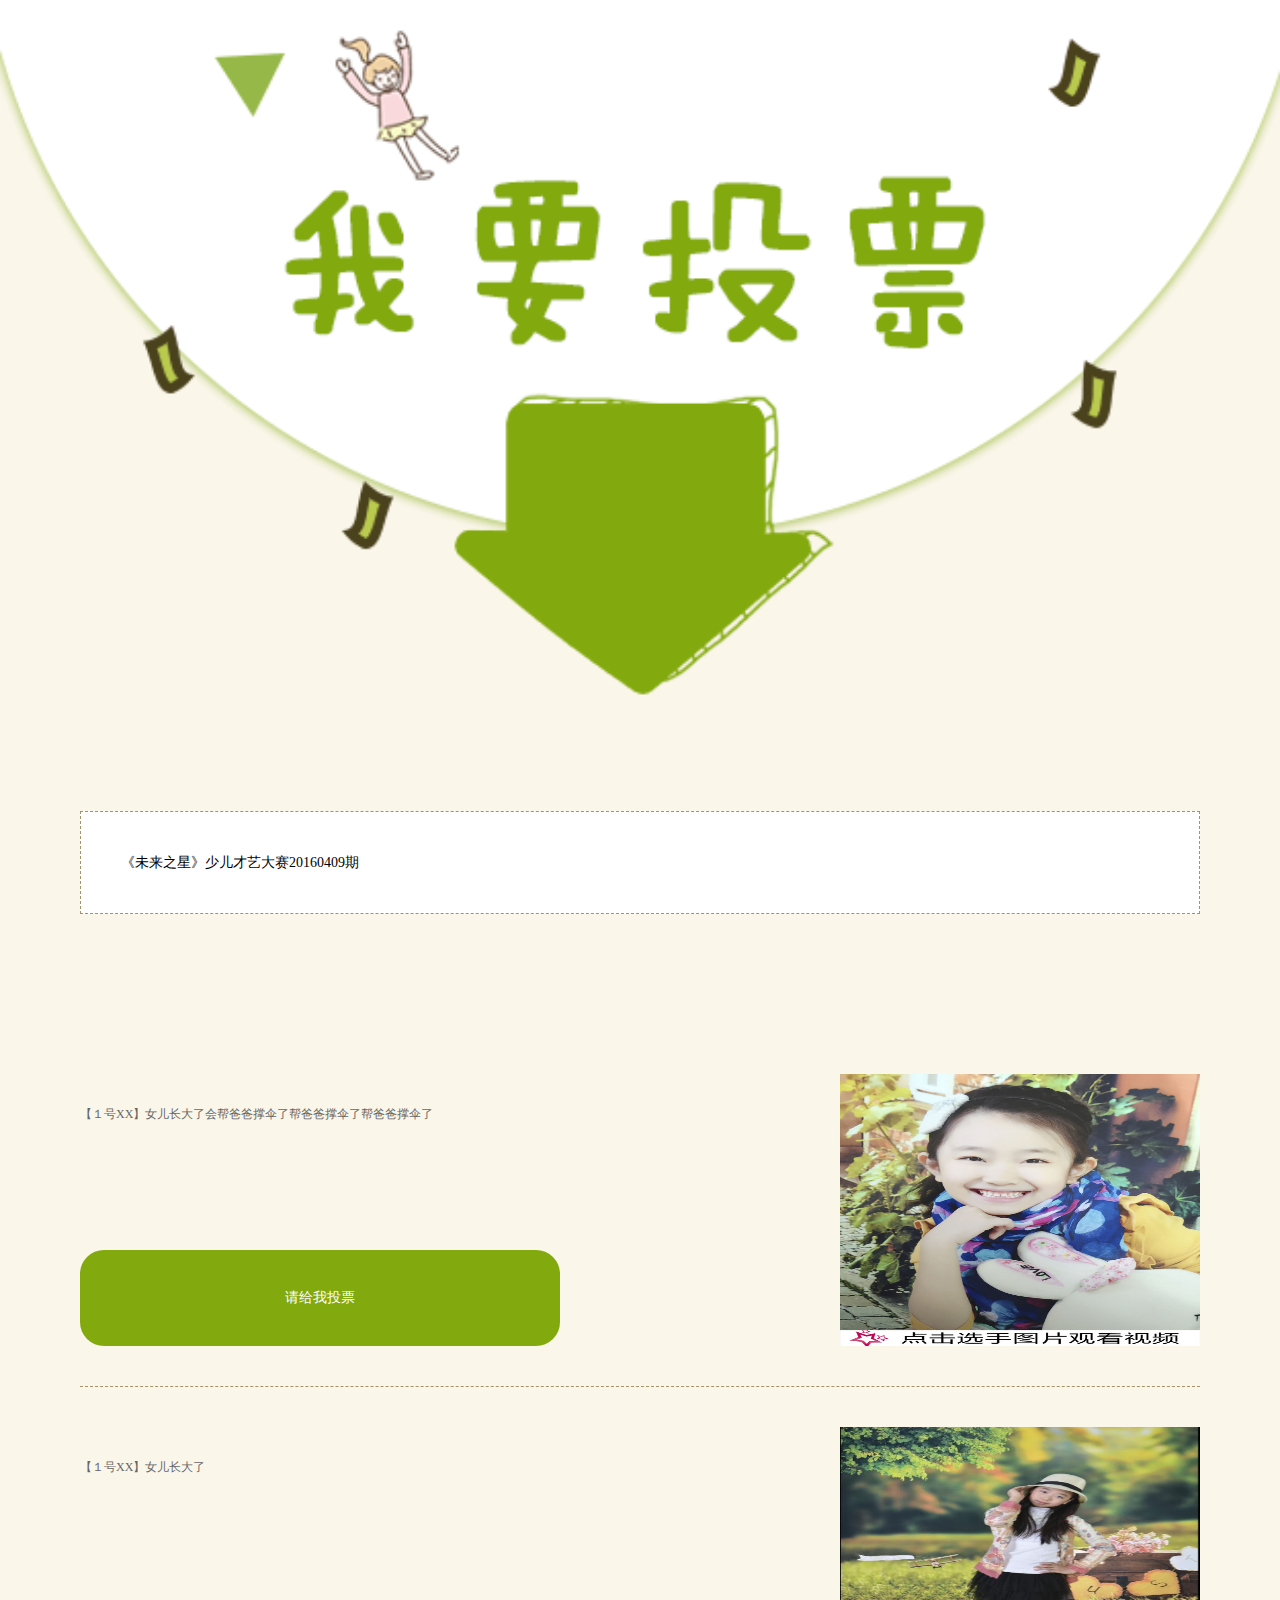
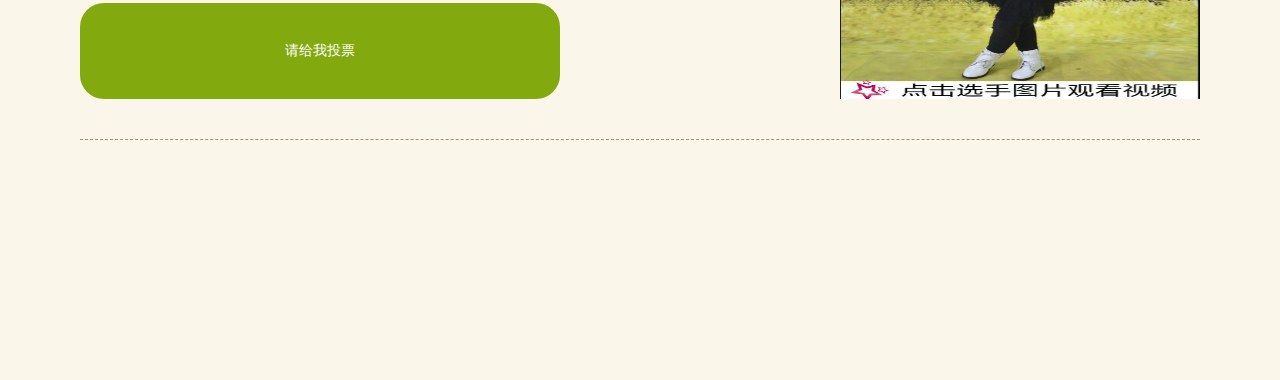
<file: vote.html>
<!doctype html>
<html lang="en">
<head>
   <meta charset="UTF-8"><meta http-equiv="Content-Type" content="text/html; charset=utf-8" />
    <meta name="viewport" content="width=device-width, minimum-scale=1.0, maximum-scale=1.0, user-scalable=no" />
    <meta content="yes" name="apple-mobile-web-app-capable" />
    <meta content="black" name="apple-mobile-web-app-status-bar-style" />
    <meta name="format-detection" content="telephone=no" />
     <title>我要投票</title>
     <link rel="stylesheet" type="text/css" href="css/style.css">
     <script type="text/javascript" src="js/zepto.min.js"></script>
     <script type="text/javascript" src="js/scripts.js"></script>
 </head>
 <body>
     <div class="title">
    	<img src="images/vote_title.png">
    </div>
    
    <div class="banner">
        <div class="vote-theme">
            <p>《未来之星》少儿才艺大赛20160409期</p>
        </div>
        <ul class="vote-list">
            <li>
                <a href="#">
                    <div class="left">
                        <p class="nowrap">【１号XX】女儿长大了会帮爸爸撑伞了帮爸爸撑伞了帮爸爸撑伞了</p>
                        <div class="btn">请给我投票</div>
                    </div>
                    <div class="right">
                        <img src="images/2.jpg">
                    </div>
                </a>   
            </li>
            <li>
                <a href="#">
                    <div class="left">
                        <p class="nowrap">【１号XX】女儿长大了</p>
                        <div class="btn">请给我投票</div>
                    </div>
                    <div class="right">
                        <img src="images/3.jpg">
                    </div>
                </a>   
            </li>
        </ul>
    </div>

    <!-- 提示 -->
    <div class="tip-dialog">
        <div class="tip-content">
            <p>投票成功</p>
        </div>
       
    </div>
        
    <script type="text/javascript">
    $(function(){
        $('.vote-list').find('.btn').click(function(){
            $(this).addClass('dis-btn').html('已投票');
            $('.tip-dialog').addClass('show');
            setTimeout(function(){
                $('.tip-dialog').removeClass('show');
            },1500);
        })
    })
    </script>
   
 </body>
 </html>
</file>
<file: css/style.css>
body,html,div,img,p,a,ul,li,textarea,span,i,h2{margin: 0;
padding: 0;}

body {
	background-color: #faf6ea;
	font: 14px/1.5 "Microsoft Yahei";
	width: 100%;
}
img{
	display: block;
	margin: 0 auto;
	width: 100%;	
}
a{text-decoration: none;color: #666;}
li{list-style: none;}
textarea,input {
	-webkit-appearance:none;
	background: 0;
	border: 0;
	outline: 0;
}

.content {
	color: #333;
	padding: .5rem 1rem;
	text-align: justify;
	line-height: .9rem;
	font-size: 12px;
}
.ren {width: 80%;margin-bottom: .5rem;}
.btn-link {
	display: -webkit-box;
	-webkit-box-orient: horizontal;
	-webkit-box-pack:center;
	width: 100%;
	overflow: hidden;
}
.btn-link a {
	display: block;
	padding: .5rem 1rem;
	text-decoration: none;
	color: #82a90d;
}
.btn-link img{
	width: 2.4rem;
}
.btn-link p{
	color: #82a90d;
	text-align: center;
	font-size: 12px;
}
/*----------每日签到-----*/

.sign-info{
	background: url(../images/sign_title.png) no-repeat;
	background-size: 100% 100%;
	width: 100%;
	height: 10rem;
	box-sizing: border-box;
	padding: 2rem;
	position: relative;
	color: #666;
}
.user {
	text-align: center;
	float: left;
	padding-left: 1rem;
}
.user img {
	width: 3rem;
	height: 3rem;
	border-radius: 3rem;
	border: 1px solid #bacd73;
}
.user-info {
	float: left;
	margin-left: 2rem;
	line-height: 2rem;
}
.btn {
	background-color: #82a90d;
	color: #fff;
	padding: 0 .5rem;
	line-height: 1.4rem;
	border-radius: .3rem;
	display: block;
	text-align: center;
}
.signIn {
	position: absolute;
	right: .5rem;
	bottom: .5rem;
	font-size: 12px;
}
.sign-list {
	padding: 2rem;
	line-height: 2.4rem;
	color: #666;
}
i.icon {
	display: inline-block;
	background: url(../images/icon.png) no-repeat;
	background-position: -57px 0;
	width: 18px;
	height: 18px;
	vertical-align: middle;
	margin-right: .2rem;
	
}
i.icon-vip {
	background-position: -109px -26px;
	width: 22px;
	height: 22px;
	-webkit-transform: scale(0.8);
	transform: scale(0.8);
}
i.icon-learn {
	background-position: 0 -33px;
	width: 40px;
	height: 15px;
	margin-right: 0;
	margin-left: -.5rem;
	-webkit-transform: scale(0.65);
	transform: scale(0.65);
}
i.icon-exam {
	background-position: -57px -26px;
	width: 20px;
	height: 24px;
	-webkit-transform: scale(0.8);
	transform: scale(0.8);
}

.btn-a {
	width: 8rem;
	text-align: center;
	margin: 1rem auto;
	line-height: 2.2rem;
}


/*-----------每日签到-2---*/
.sign-top {
	color: #82a90d;
	background: url(../images/sign2_title.png) no-repeat;
	height: 7rem;
}

.sign-center {
	background: url(../images/sign2_center.png) no-repeat;
	height: 9rem;
}
.sign-top,.sign-center{
	display: -webkit-box;
	-webkit-box-pack:center;
	-webkit-box-align:center;
	-webkit-box-orient:vertical;
	background-size: 100% 100%;
	width: 100%;
}
.sign-top h2 {
	font-size: 22px;
	color: #666;
}
.sign-top h2 span {
	color: #82a90d;
}
i.icon-sign {
	width: 16px;
	height: 19px;
	background-position: -109px 0;
}
i.icon-signed {
	width: 36px;
	height: 31px;
	background-position: 0 0;
	-webkit-transform: scale(0.8);
	transform: scale(0.8);
}
.dis-btn {
	background-color: #ccc;
	pointer-events:none;
}

.sign-rule {
	border-top: 1px dashed #8b8478;
	padding:  1rem;
	line-height: 1.2rem;
	font-size: 12px;
	text-align: justify;
	color: #666;
	margin: 1.5rem .5rem;
}
.sign-rule h2 {
	font-size: 15px;
	text-align: center;

}
/*------------调查问卷---------*/
.question {
	margin: 1rem auto;
	background: url(../images/textarea.png) no-repeat;
	width: 14rem;
	height: 12.5rem;
	padding: 1rem;
	box-sizing:border-box;
	background-size: 100% 100%;
}
.question textarea{width: 100%;height: 100%;}
.page {
	display: -webkit-box;
	-webkit-box-orient:horizontal;
	-webkit-box-align:center;
	-webkit-box-pack:center;
}
.page a {
	display: block;
	background-color: #fff;
	border: 1px dashed #88ad18;
	color: #88ad18;
	text-align: center;
	width: 4rem;
	text-align: center;
	line-height: 1.4rem;
	margin: 1rem 1.5rem;
}
/*---------每日一测------------*/
.ask {
	background: url(../images/ask.png)no-repeat;
	width: 15rem;
	height: 7rem;
	margin: 0 1rem;
	background-size: 100% 100%;
	position: relative;
}
.ask p{
	position: absolute;
	left: 1rem;
	right: 2rem;
	bottom: .8rem;
	line-height: 1.2rem;
	height: 2.4rem;
    display: -webkit-box;
    -webkit-box-align: center;
}
.selectTitle {
	margin: 1rem 1rem .5rem 2rem;
	width: 3.5rem;
}

.select-list li {
	background: url(../images/sel_bg.png) no-repeat;
	background-size: 100% 100%;
	width: 11rem;
	height: 2.75rem;
	margin: .5rem auto;
	padding: 0 .5rem .3rem .5rem;
	box-sizing:border-box;
	display: -webkit-box;
	-webkit-box-align:center;
}

/*-----测试结果----*/
.exam-result {
	text-align: center;
	margin-bottom: 4rem;
}
.title-2{
	width: 9rem;
	height: 9rem;
	margin: 1rem auto;
	background: url(../images/score.png) no-repeat;
	background-size: 100% 100%;
	position: relative;
}

.title-2 p {
	position: absolute;
	bottom: 0;
	left: 50%;
	color: red;
	font-size: 30px; 
	font-weight: bold;
}
.coin-img {
	width: 2rem;

}
.score {
	padding: .5rem;
	color: #82a90d;
	font-size: 20px;
}
/*-------我要留言-----------*/
.user-2{
	display: -webkit-box;
	-webkit-box-orient: horizontal;
	-webkit-box-align:center;
}
img.mini-img {
	width: 2rem;
	height: 2rem;
	margin: 0 .5rem .2rem -1rem;
}

.banner {padding: 1rem;}

.leave-Msg textarea,.upload-img {
	width: 100%;
	border-radius: .3rem;
	background-color: #f3efe2;
	border: 1px solid #d8ceb4;
	margin-bottom: .5rem;
	padding: .5rem;
	line-height: 1.2rem;
	overflow: hidden;
	box-sizing:border-box;
}
.Msg-pic li  {
	float: left;
	width:3rem;
	height: 3rem;
	margin-bottom: .5rem;
	border: 1px dashed #d8ceb4;
	overflow: hidden;
	margin-right: .5rem;
}
.Msg-pic img {
	width: 3rem;
	height: 3rem;
}
.Msg-bottom {
	overflow: hidden;
}
.left {
	float: left;
}
.right{
	float: right;
}
.right .btn {
	display: inline-block;
	width: 3rem;
	margin-left: .5rem;
}
i.icon-heart {
	width: 17px;
	height: 17px;
	background-position: -83px 0;
}
i.icon-heart-red {
	background-position: -83px -26px;
}
i.icon-sign{
	background-position: -109px 0;
	width: 16px;
	height: 19px;
}

/*---------我要留言2----------*/
.message-top{
	overflow: hidden;
	margin-bottom: 1rem;
}
.upload input[type="file"]{
	opacity: 0;
	position: absolute;
	top: 0;
	left: 0;
	width: 3rem;
	height: 3rem;
}
.upload {
	position: relative;
	width: 3.5rem;
	height: 3.5rem;
	float: left;
	margin: .5rem;
	text-align: center;
	line-height: 3rem;
	border: 1px solid #d8ceb4;
	font-size: 20px;
}
.upload-text {
	display: -webkit-box;
	height: 4rem;
	-webkit-box-pack:center;
	-webkit-box-orient:vertical;
	color: #999;
	float: left;
}

.upload-img img{
	width: 3.5rem;
	height: 3.5rem;
	float: left;
	margin: .5rem 0 .5rem .5rem;
	border: 1px solid #d8ceb4;
}
.footer {
	position: absolute;
	bottom: 0;
	left: 0;
}
/*-------我要投票-----------*/
.vote-theme {
	background-color: #fff;
	border: 1px dashed #a3936b;
	padding: .5rem;
}
.vote-list {
	margin: 2rem auto;
}

.vote-list a {
	display: block;
	margin-bottom: .5rem;
	padding-bottom: .5rem;
	overflow: hidden;
	border-bottom: 1px dashed #a3936b;
}

.vote-list .left {
	width: 8rem;
	padding-right: 1rem;
}

.vote-list .nowrap {
	height: 2rem;
	line-height: 1rem;
	text-overflow: ellipsis;
	overflow : hidden;
	-webkit-line-clamp: 2;
	display: -webkit-box;
	-webkit-box-pack:center;
	-webkit-box-orient: vertical;
	font-size: 12px;

}
.vote-list .btn {
	width: 5rem;
	line-height: 1.2rem;
	margin-top: .2rem;
}

.vote-list img {
	width: 4.5rem;
	height: 3.4rem;
}

/*提示框*/
.tip-dialog {
    display: none;
    position: fixed;
    top: 0;
    left: 0;
    width: 100%;
    height: 100%;
    z-index: 10;
    -webkit-box-orient: horizontal;
    -webkit-box-pack: center;
    -webkit-box-align: center;
}
.tip-dialog.show {
    display: -webkit-box;
}
.tip-content{
    color: #fff;
    background-color: rgba(0,0,0,.6);
    padding: .5rem 1rem;
    line-height: 1rem;
    border-radius: .3rem;
    max-width: 9rem;
    min-width: 5rem;
    text-align: center;
}
</file>
